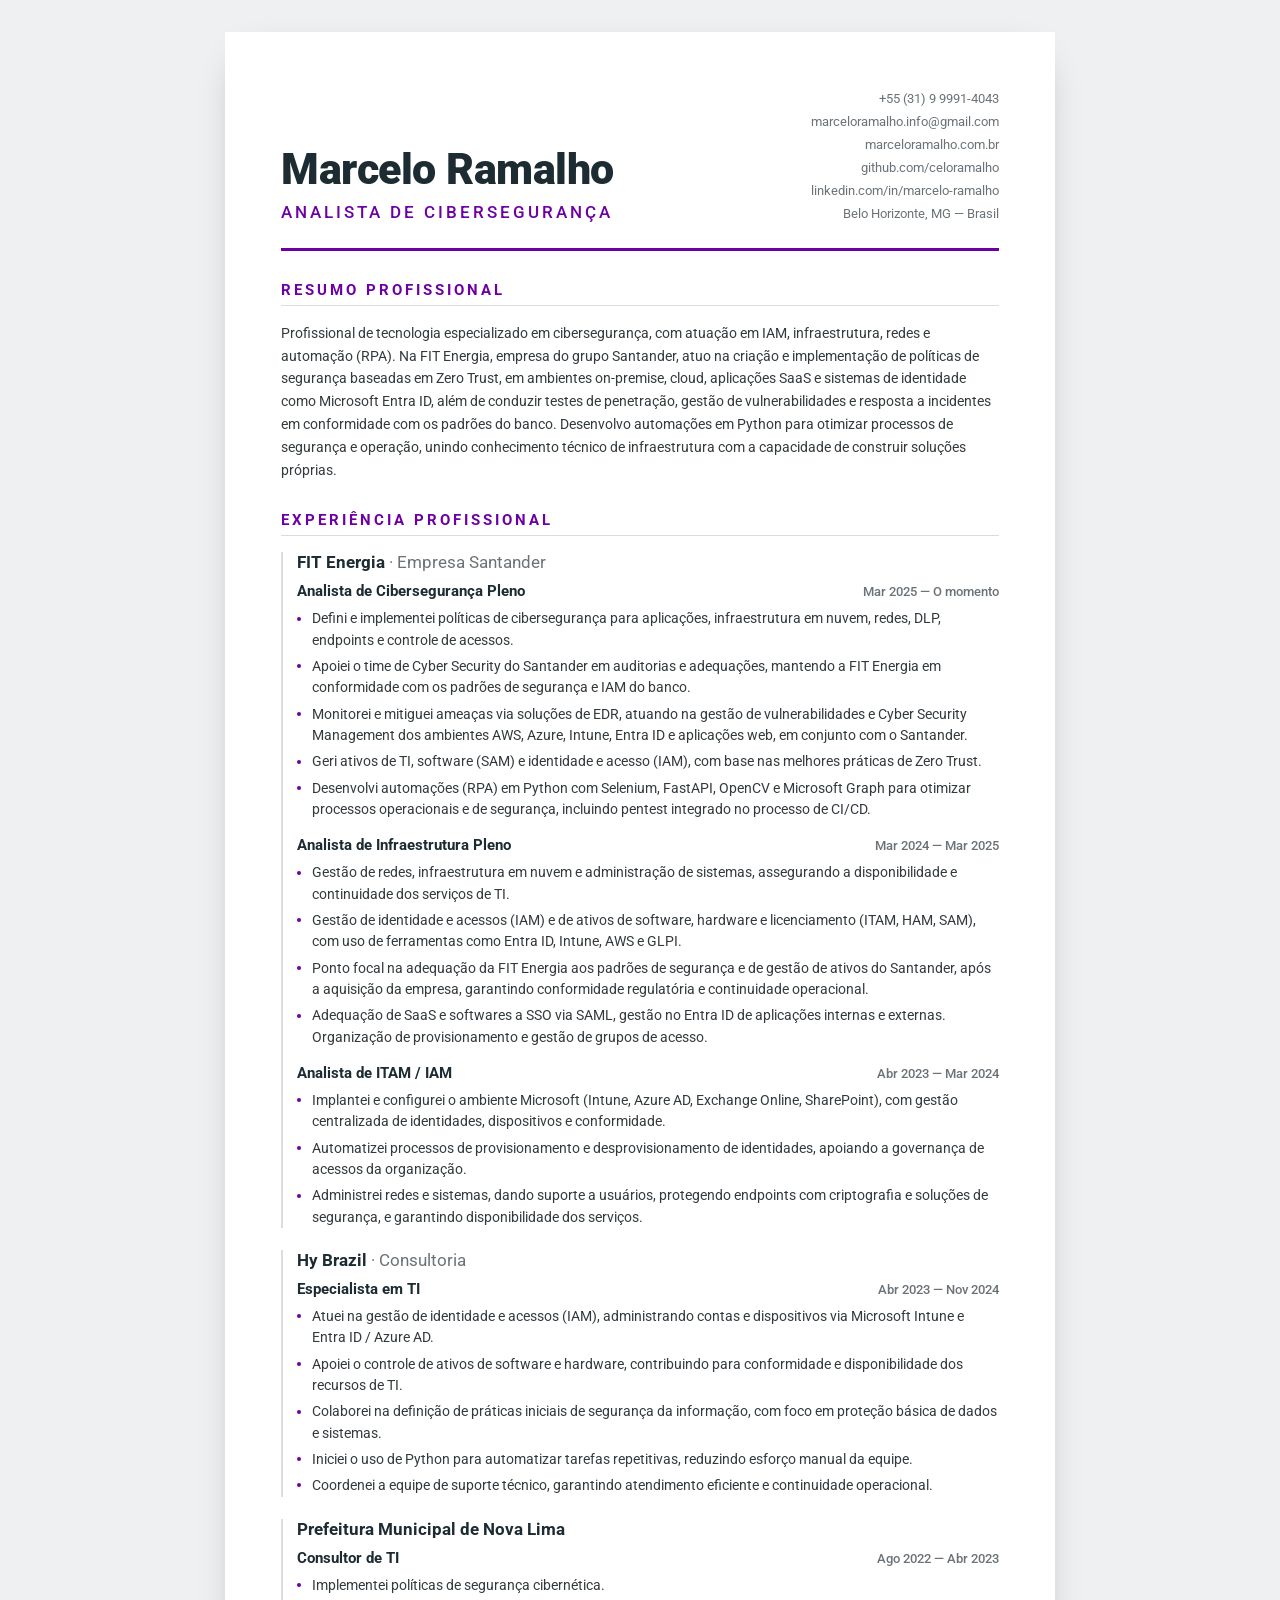
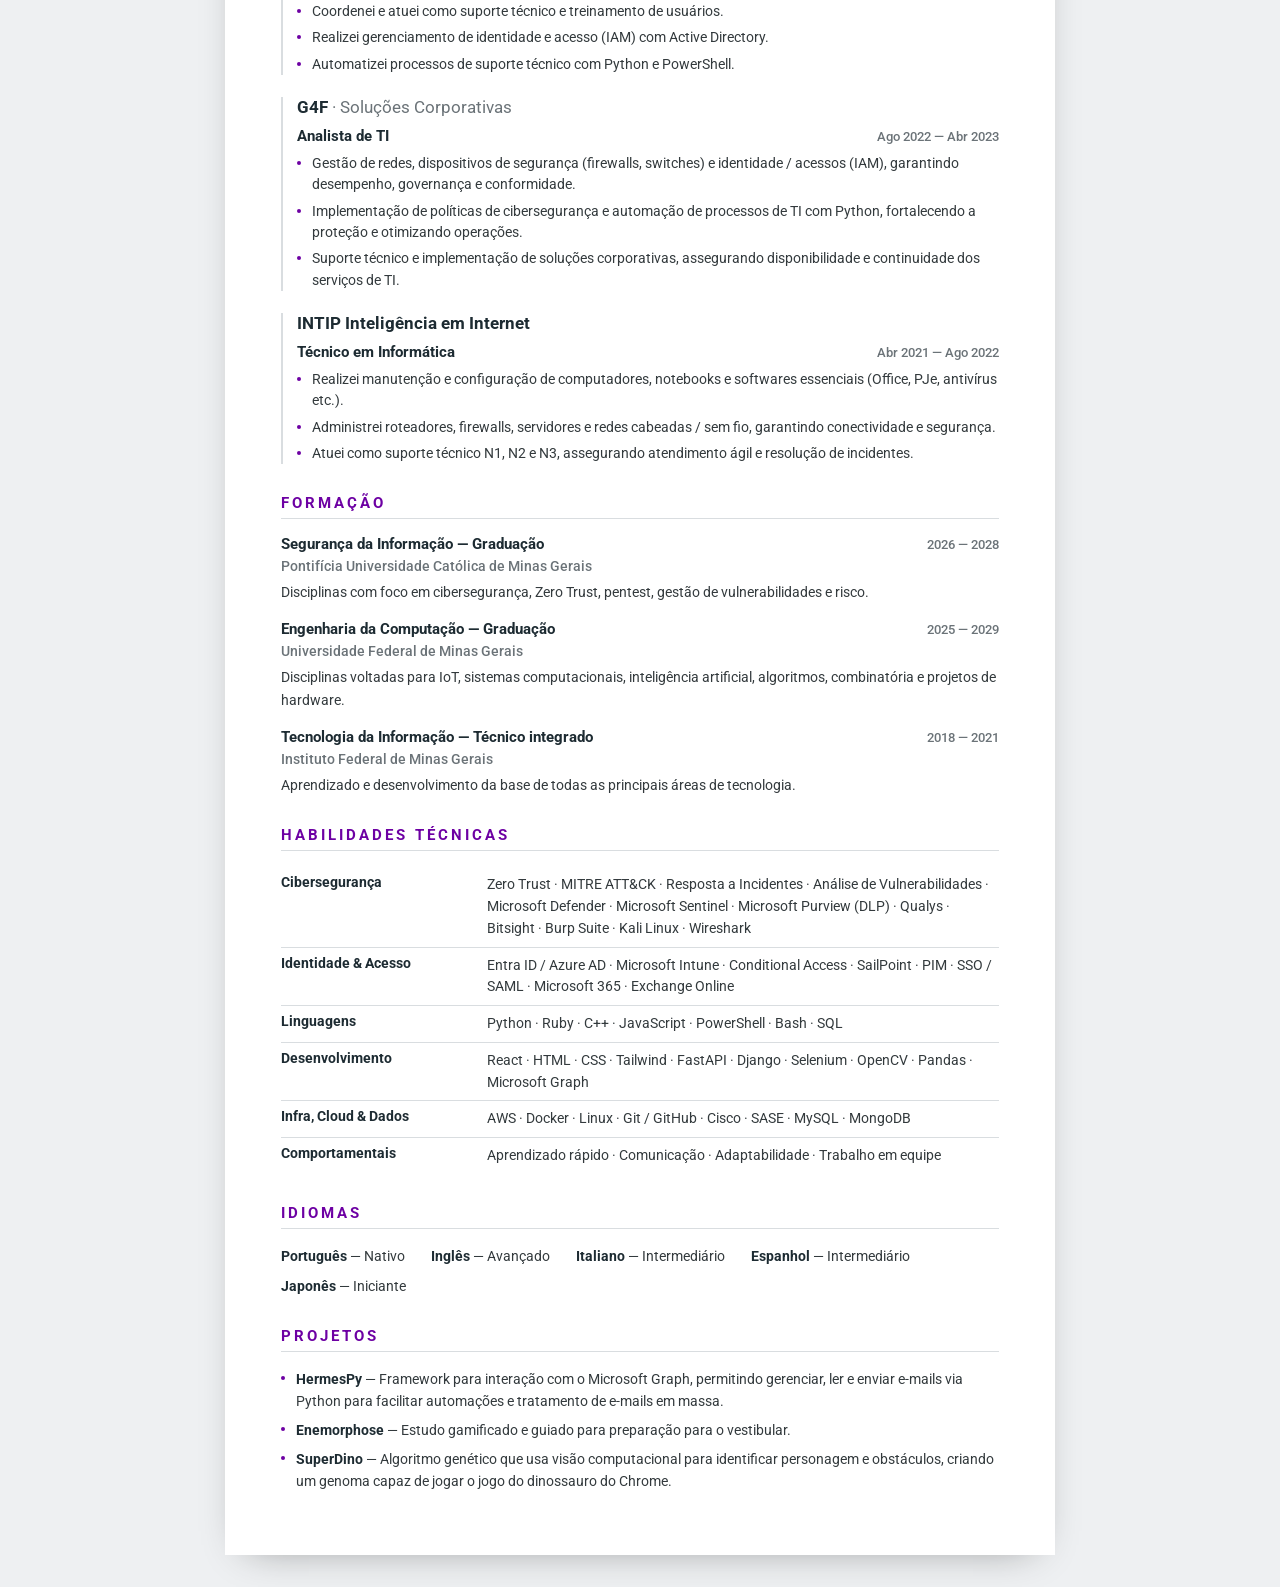
<file: curriculumvitae/index.html>
<!DOCTYPE html>
<html lang="pt-BR">

<head>
    <meta charset="utf-8">
    <meta name="viewport" content="width=device-width, initial-scale=1">
    <title>Marcelo Ramalho — Currículo</title>
    <meta name="description"
        content="Currículo de Marcelo Ramalho — Analista de Cibersegurança com atuação em IAM, Zero Trust, infraestrutura e automação.">
    <link rel="preconnect" href="https://fonts.googleapis.com">
    <link rel="preconnect" href="https://fonts.gstatic.com" crossorigin>
    <link href="https://fonts.googleapis.com/css2?family=Roboto:wght@300;400;500;700;900&display=swap"
        rel="stylesheet">
    <link rel="stylesheet" href="css/style.css">
</head>

<body>
    <div class="page">

        <header id="header">
            <div class="header--identity">
                <h1 id="name-complete">Marcelo Ramalho</h1>
                <p id="my-title">Analista de Cibersegurança</p>
            </div>

            <ul class="header--contact">
                <li><a href="tel:+5531999914043">+55 (31) 9 9991-4043</a></li>
                <li><a href="mailto:marceloramalho.info@gmail.com">marceloramalho.info@gmail.com</a></li>
                <li><a href="https://marceloramalho.com.br">marceloramalho.com.br</a></li>
                <li><a href="https://github.com/celoramalho">github.com/celoramalho</a></li>
                <li><a
                        href="https://www.linkedin.com/in/marcelo-ramalho-de-rodrigues-7240381b9">linkedin.com/in/marcelo-ramalho</a>
                </li>
                <li>Belo Horizonte, MG — Brasil</li>
            </ul>
        </header>

        <section id="professional-summary">
            <h2 class="section-title">Resumo Profissional</h2>
            <p>Profissional de tecnologia especializado em cibersegurança, com atuação em IAM, infraestrutura, redes e
                automação (RPA). Na FIT Energia, empresa do grupo Santander, atuo na criação e implementação de
                políticas de segurança baseadas em Zero Trust, em ambientes on-premise, cloud, aplicações SaaS e
                sistemas de identidade como Microsoft Entra ID, além de conduzir testes de penetração, gestão de
                vulnerabilidades e resposta a incidentes em conformidade com os padrões do banco. Desenvolvo automações
                em Python para otimizar processos de segurança e operação, unindo conhecimento técnico de infraestrutura
                com a capacidade de construir soluções próprias.</p>
        </section>

        <section id="my-experience">
            <h2 class="section-title">Experiência Profissional</h2>

            <div class="employer">
                <h3 class="employer--name">FIT Energia <span class="employer--note">· Empresa Santander</span></h3>

                <article class="role">
                    <div class="role--head">
                        <h4 class="role--title">Analista de Cibersegurança Pleno</h4>
                        <span class="role--period">Mar 2025 — O momento</span>
                    </div>
                    <ul class="role--bullets">
                        <li>Defini e implementei políticas de cibersegurança para aplicações, infraestrutura em nuvem,
                            redes, DLP, endpoints e controle de acessos.</li>
                        <li>Apoiei o time de Cyber Security do Santander em auditorias e adequações, mantendo a FIT
                            Energia em conformidade com os padrões de segurança e IAM do banco.</li>
                        <li>Monitorei e mitiguei ameaças via soluções de EDR, atuando na gestão de vulnerabilidades e
                            Cyber Security Management dos ambientes AWS, Azure, Intune, Entra ID e aplicações web, em
                            conjunto com o Santander.</li>
                        <li>Geri ativos de TI, software (SAM) e identidade e acesso (IAM), com base nas melhores
                            práticas de Zero Trust.</li>
                        <li>Desenvolvi automações (RPA) em Python com Selenium, FastAPI, OpenCV e Microsoft Graph para
                            otimizar processos operacionais e de segurança, incluindo pentest integrado no processo de
                            CI/CD.</li>
                    </ul>
                </article>

                <article class="role">
                    <div class="role--head">
                        <h4 class="role--title">Analista de Infraestrutura Pleno</h4>
                        <span class="role--period">Mar 2024 — Mar 2025</span>
                    </div>
                    <ul class="role--bullets">
                        <li>Gestão de redes, infraestrutura em nuvem e administração de sistemas, assegurando a
                            disponibilidade e continuidade dos serviços de TI.</li>
                        <li>Gestão de identidade e acessos (IAM) e de ativos de software, hardware e licenciamento
                            (ITAM, HAM, SAM), com uso de ferramentas como Entra ID, Intune, AWS e GLPI.</li>
                        <li>Ponto focal na adequação da FIT Energia aos padrões de segurança e de gestão de ativos do
                            Santander, após a aquisição da empresa, garantindo conformidade regulatória e continuidade
                            operacional.</li>
                        <li>Adequação de SaaS e softwares a SSO via SAML, gestão no Entra ID de aplicações internas e
                            externas. Organização de provisionamento e gestão de grupos de acesso.</li>
                    </ul>
                </article>

                <article class="role">
                    <div class="role--head">
                        <h4 class="role--title">Analista de ITAM / IAM</h4>
                        <span class="role--period">Abr 2023 — Mar 2024</span>
                    </div>
                    <ul class="role--bullets">
                        <li>Implantei e configurei o ambiente Microsoft (Intune, Azure AD, Exchange Online, SharePoint),
                            com gestão centralizada de identidades, dispositivos e conformidade.</li>
                        <li>Automatizei processos de provisionamento e desprovisionamento de identidades, apoiando a
                            governança de acessos da organização.</li>
                        <li>Administrei redes e sistemas, dando suporte a usuários, protegendo endpoints com
                            criptografia e soluções de segurança, e garantindo disponibilidade dos serviços.</li>
                    </ul>
                </article>
            </div>

            <div class="employer">
                <h3 class="employer--name">Hy Brazil <span class="employer--note">· Consultoria</span></h3>
                <article class="role">
                    <div class="role--head">
                        <h4 class="role--title">Especialista em TI</h4>
                        <span class="role--period">Abr 2023 — Nov 2024</span>
                    </div>
                    <ul class="role--bullets">
                        <li>Atuei na gestão de identidade e acessos (IAM), administrando contas e dispositivos via
                            Microsoft Intune e Entra ID / Azure AD.</li>
                        <li>Apoiei o controle de ativos de software e hardware, contribuindo para conformidade e
                            disponibilidade dos recursos de TI.</li>
                        <li>Colaborei na definição de práticas iniciais de segurança da informação, com foco em proteção
                            básica de dados e sistemas.</li>
                        <li>Iniciei o uso de Python para automatizar tarefas repetitivas, reduzindo esforço manual da
                            equipe.</li>
                        <li>Coordenei a equipe de suporte técnico, garantindo atendimento eficiente e continuidade
                            operacional.</li>
                    </ul>
                </article>
            </div>

            <div class="employer">
                <h3 class="employer--name">Prefeitura Municipal de Nova Lima</h3>
                <article class="role">
                    <div class="role--head">
                        <h4 class="role--title">Consultor de TI</h4>
                        <span class="role--period">Ago 2022 — Abr 2023</span>
                    </div>
                    <ul class="role--bullets">
                        <li>Implementei políticas de segurança cibernética.</li>
                        <li>Coordenei e atuei como suporte técnico e treinamento de usuários.</li>
                        <li>Realizei gerenciamento de identidade e acesso (IAM) com Active Directory.</li>
                        <li>Automatizei processos de suporte técnico com Python e PowerShell.</li>
                    </ul>
                </article>
            </div>

            <div class="employer">
                <h3 class="employer--name">G4F <span class="employer--note">· Soluções Corporativas</span></h3>
                <article class="role">
                    <div class="role--head">
                        <h4 class="role--title">Analista de TI</h4>
                        <span class="role--period">Ago 2022 — Abr 2023</span>
                    </div>
                    <ul class="role--bullets">
                        <li>Gestão de redes, dispositivos de segurança (firewalls, switches) e identidade / acessos
                            (IAM), garantindo desempenho, governança e conformidade.</li>
                        <li>Implementação de políticas de cibersegurança e automação de processos de TI com Python,
                            fortalecendo a proteção e otimizando operações.</li>
                        <li>Suporte técnico e implementação de soluções corporativas, assegurando disponibilidade e
                            continuidade dos serviços de TI.</li>
                    </ul>
                </article>
            </div>

            <div class="employer">
                <h3 class="employer--name">INTIP Inteligência em Internet</h3>
                <article class="role">
                    <div class="role--head">
                        <h4 class="role--title">Técnico em Informática</h4>
                        <span class="role--period">Abr 2021 — Ago 2022</span>
                    </div>
                    <ul class="role--bullets">
                        <li>Realizei manutenção e configuração de computadores, notebooks e softwares essenciais (Office,
                            PJe, antivírus etc.).</li>
                        <li>Administrei roteadores, firewalls, servidores e redes cabeadas / sem fio, garantindo
                            conectividade e segurança.</li>
                        <li>Atuei como suporte técnico N1, N2 e N3, assegurando atendimento ágil e resolução de
                            incidentes.</li>
                    </ul>
                </article>
            </div>
        </section>

        <section id="my-education">
            <h2 class="section-title">Formação</h2>

            <article class="role">
                <div class="role--head">
                    <h4 class="role--title">Segurança da Informação — Graduação</h4>
                    <span class="role--period">2026 — 2028</span>
                </div>
                <p class="role--org">Pontifícia Universidade Católica de Minas Gerais</p>
                <p>Disciplinas com foco em cibersegurança, Zero Trust, pentest, gestão de vulnerabilidades e risco.</p>
            </article>

            <article class="role">
                <div class="role--head">
                    <h4 class="role--title">Engenharia da Computação — Graduação</h4>
                    <span class="role--period">2025 — 2029</span>
                </div>
                <p class="role--org">Universidade Federal de Minas Gerais</p>
                <p>Disciplinas voltadas para IoT, sistemas computacionais, inteligência artificial, algoritmos,
                    combinatória e projetos de hardware.</p>
            </article>

            <article class="role">
                <div class="role--head">
                    <h4 class="role--title">Tecnologia da Informação — Técnico integrado</h4>
                    <span class="role--period">2018 — 2021</span>
                </div>
                <p class="role--org">Instituto Federal de Minas Gerais</p>
                <p>Aprendizado e desenvolvimento da base de todas as principais áreas de tecnologia.</p>
            </article>
        </section>

        <section id="my-skills">
            <h2 class="section-title">Habilidades Técnicas</h2>

            <dl class="skills">
                <div class="skills--row">
                    <dt>Cibersegurança</dt>
                    <dd>Zero Trust · MITRE ATT&amp;CK · Resposta a Incidentes · Análise de Vulnerabilidades · Microsoft
                        Defender · Microsoft Sentinel · Microsoft Purview (DLP) · Qualys · Bitsight · Burp Suite · Kali
                        Linux · Wireshark</dd>
                </div>
                <div class="skills--row">
                    <dt>Identidade &amp; Acesso</dt>
                    <dd>Entra ID / Azure AD · Microsoft Intune · Conditional Access · SailPoint · PIM · SSO / SAML ·
                        Microsoft 365 · Exchange Online</dd>
                </div>
                <div class="skills--row">
                    <dt>Linguagens</dt>
                    <dd>Python · Ruby · C++ · JavaScript · PowerShell · Bash · SQL</dd>
                </div>
                <div class="skills--row">
                    <dt>Desenvolvimento</dt>
                    <dd>React · HTML · CSS · Tailwind · FastAPI · Django · Selenium · OpenCV · Pandas · Microsoft Graph
                    </dd>
                </div>
                <div class="skills--row">
                    <dt>Infra, Cloud &amp; Dados</dt>
                    <dd>AWS · Docker · Linux · Git / GitHub · Cisco · SASE · MySQL · MongoDB</dd>
                </div>
                <div class="skills--row">
                    <dt>Comportamentais</dt>
                    <dd>Aprendizado rápido · Comunicação · Adaptabilidade · Trabalho em equipe</dd>
                </div>
            </dl>
        </section>

        <section id="languages">
            <h2 class="section-title">Idiomas</h2>
            <ul class="languages">
                <li><strong>Português</strong> — Nativo</li>
                <li><strong>Inglês</strong> — Avançado</li>
                <li><strong>Italiano</strong> — Intermediário</li>
                <li><strong>Espanhol</strong> — Intermediário</li>
                <li><strong>Japonês</strong> — Iniciante</li>
            </ul>
        </section>

        <section id="my-projects">
            <h2 class="section-title">Projetos</h2>
            <ul class="projects">
                <li><strong>HermesPy</strong> — Framework para interação com o Microsoft Graph, permitindo gerenciar,
                    ler e enviar e-mails via Python para facilitar automações e tratamento de e-mails em massa.</li>
                <li><strong>Enemorphose</strong> — Estudo gamificado e guiado para preparação para o vestibular.</li>
                <li><strong>SuperDino</strong> — Algoritmo genético que usa visão computacional para identificar
                    personagem e obstáculos, criando um genoma capaz de jogar o jogo do dinossauro do Chrome.</li>
            </ul>
        </section>

    </div>
</body>

</html>
</file>
<file: curriculumvitae/css/style.css>
:root {
    --title-color: #1d2b32;
    --accent-color: #6d00a3;
    --text-color: #333a3d;
    --muted-color: #6b7378;
    --rule-color: #d9dde0;
    --background-color: #ffffff;
    --font-family-principal: "Roboto", Calibri, Helvetica, Arial, sans-serif;
}

* {
    box-sizing: border-box;
}

body {
    margin: 0;
    padding: 0;
    background-color: #eef0f2;
    font-family: var(--font-family-principal);
    color: var(--text-color);
    -webkit-print-color-adjust: exact;
    print-color-adjust: exact;
}

/* folha A4 */
.page {
    max-width: 830px;
    margin: 32px auto;
    padding: clamp(28px, 5vw, 56px);
    background-color: var(--background-color);
    box-shadow: 0 12px 40px -22px rgba(0, 0, 0, 0.45);
}

/* =================== Cabeçalho =================== */
#header {
    display: flex;
    flex-wrap: wrap;
    align-items: flex-end;
    justify-content: space-between;
    gap: 20px;
    padding-bottom: 22px;
    border-bottom: 3px solid var(--accent-color);
}

.header--identity {
    min-width: 260px;
}

#name-complete {
    margin: 0;
    font-size: clamp(2rem, 5vw, 2.7rem);
    font-weight: 900;
    letter-spacing: -0.5px;
    line-height: 1.05;
    color: var(--title-color);
}

#my-title {
    margin: 6px 0 0;
    font-size: 1.05rem;
    font-weight: 500;
    letter-spacing: 3px;
    text-transform: uppercase;
    color: var(--accent-color);
}

.header--contact {
    margin: 0;
    padding: 0;
    list-style: none;
    text-align: right;
    font-size: 0.82rem;
    line-height: 1.75;
    color: var(--muted-color);
}

.header--contact a {
    color: var(--muted-color);
    text-decoration: none;
}

.header--contact a:hover {
    color: var(--accent-color);
    text-decoration: underline;
}

/* =================== Seções =================== */
section {
    margin-top: 30px;
}

.section-title {
    margin: 0 0 16px;
    padding-bottom: 6px;
    border-bottom: 1px solid var(--rule-color);
    font-size: 0.95rem;
    font-weight: 700;
    letter-spacing: 3px;
    text-transform: uppercase;
    color: var(--accent-color);
}

p {
    margin: 0;
    font-size: 0.88rem;
    line-height: 1.62;
    color: var(--text-color);
}

/* =================== Experiência =================== */
.employer {
    margin-bottom: 22px;
    padding-left: 14px;
    border-left: 2px solid var(--rule-color);
}

.employer:last-child {
    margin-bottom: 0;
}

.employer--name {
    margin: 0 0 10px;
    font-size: 1.05rem;
    font-weight: 700;
    color: var(--title-color);
}

.employer--note {
    font-weight: 400;
    color: var(--muted-color);
}

.role {
    margin-bottom: 16px;
}

.role:last-child {
    margin-bottom: 0;
}

.role--head {
    display: flex;
    flex-wrap: wrap;
    align-items: baseline;
    justify-content: space-between;
    gap: 6px 16px;
}

.role--title {
    margin: 0;
    font-size: 0.94rem;
    font-weight: 700;
    color: var(--title-color);
}

.role--period {
    font-size: 0.8rem;
    font-weight: 500;
    white-space: nowrap;
    color: var(--muted-color);
}

.role--org {
    margin: 2px 0 4px;
    font-size: 0.85rem;
    font-weight: 500;
    color: var(--muted-color);
}

.role--bullets {
    margin: 8px 0 0;
    padding: 0;
    list-style: none;
}

.role--bullets li {
    position: relative;
    padding-left: 15px;
    margin-bottom: 5px;
    font-size: 0.86rem;
    line-height: 1.55;
}

.role--bullets li::before {
    content: "";
    position: absolute;
    top: 0.6em;
    left: 0;
    width: 4px;
    height: 4px;
    border-radius: 50%;
    background-color: var(--accent-color);
}

/* =================== Habilidades =================== */
.skills {
    margin: 0;
}

.skills--row {
    display: grid;
    grid-template-columns: 190px 1fr;
    gap: 4px 16px;
    padding: 7px 0;
    border-bottom: 1px solid var(--rule-color);
}

.skills--row:last-child {
    border-bottom: 0;
}

.skills dt {
    font-size: 0.85rem;
    font-weight: 700;
    color: var(--title-color);
}

.skills dd {
    margin: 0;
    font-size: 0.85rem;
    line-height: 1.6;
    color: var(--text-color);
}

/* =================== Idiomas e projetos =================== */
.languages,
.projects {
    margin: 0;
    padding: 0;
    list-style: none;
}

.languages {
    display: flex;
    flex-wrap: wrap;
    gap: 8px 26px;
}

.languages li,
.projects li {
    font-size: 0.86rem;
    line-height: 1.6;
}

.projects li {
    position: relative;
    padding-left: 15px;
    margin-bottom: 7px;
}

.projects li::before {
    content: "";
    position: absolute;
    top: 0.6em;
    left: 0;
    width: 4px;
    height: 4px;
    border-radius: 50%;
    background-color: var(--accent-color);
}

.languages strong,
.projects strong {
    color: var(--title-color);
}

/* =================== Responsivo =================== */
@media screen and (max-width: 620px) {
    .page {
        margin: 0;
    }

    #header {
        align-items: flex-start;
    }

    .header--contact {
        text-align: left;
    }

    .skills--row {
        grid-template-columns: 1fr;
    }
}

/* =================== Impressão / PDF =================== */
@media print {
    body {
        background-color: #ffffff;
        font-size: 11pt;
    }

    .page {
        max-width: none;
        margin: 0;
        padding: 0;
        box-shadow: none;
    }

    section,
    .employer,
    .role {
        break-inside: avoid;
        page-break-inside: avoid;
    }

    .header--contact a {
        color: var(--muted-color);
        text-decoration: none;
    }
}
</file>
